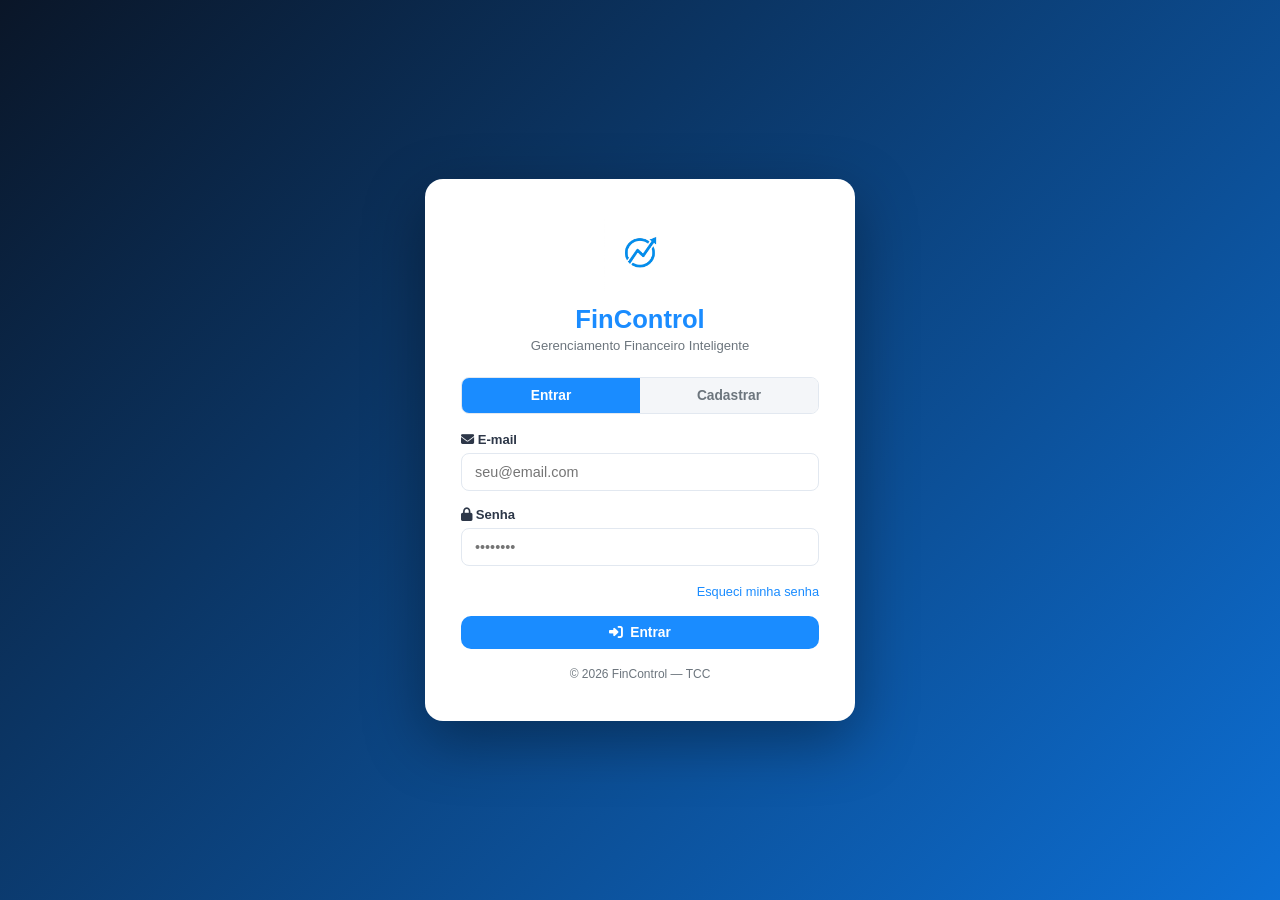
<file: FinControlFE/index.html>
<!DOCTYPE html>
<html lang="pt-BR">
<head>
  <meta charset="UTF-8" />
  <meta name="viewport" content="width=device-width, initial-scale=1.0" />
  <title>FinControl — Login</title>
  <link rel="stylesheet" href="./styles.css" />
  <link rel="stylesheet" href="https://cdnjs.cloudflare.com/ajax/libs/font-awesome/6.5.0/css/all.min.css" />
  <link rel="icon" type="image/png" href="assets/logo.png" />
</head>
<body>
  <div class="login-page">
    <div class="login-box">
      <div class="login-logo">
        <img src="assets/logo.png" alt="FinControl Logo" />
        <h1>FinControl</h1>
        <p>Gerenciamento Financeiro Inteligente</p>
      </div>

      <div class="login-tabs">
        <button class="login-tab ativo" type="button" data-tab="login" onclick="AuthUI.mostrarTab('login')">Entrar</button>
        <button class="login-tab" type="button" data-tab="cadastro" onclick="AuthUI.mostrarTab('cadastro')">Cadastrar</button>
      </div>

      <form id="form-login" class="form" onsubmit="AuthUI.fazerLogin(event)">
        <div class="form-group">
          <label><i class="fa fa-envelope"></i> E-mail</label>
          <input type="email" id="login-email" placeholder="seu@email.com" required />
        </div>
        <div class="form-group">
          <label><i class="fa fa-lock"></i> Senha</label>
          <input type="password" id="login-senha" placeholder="••••••••" required />
        </div>

        <p class="link-row">
          <a href="#" onclick="AuthUI.abrirRecuperarSenha(event)" class="link">Esqueci minha senha</a>
        </p>

        <button type="submit" class="btn btn-primary" style="width:100%;justify-content:center;" id="btn-login">
          <i class="fa fa-sign-in-alt"></i> Entrar
        </button>
      </form>

      <form id="form-cadastro" class="form" style="display:none" onsubmit="AuthUI.fazerCadastro(event)">
        <div class="form-group">
          <label><i class="fa fa-user"></i> Nome completo</label>
          <input type="text" id="cad-nome" placeholder="Seu nome" required />
        </div>
        <div class="form-group">
          <label><i class="fa fa-envelope"></i> E-mail</label>
          <input type="email" id="cad-email" placeholder="seu@email.com" required />
        </div>
        <div class="form-group">
          <label><i class="fa fa-lock"></i> Senha</label>
          <input type="password" id="cad-senha" placeholder="Mínimo 6 caracteres" required minlength="6" />
        </div>
        <div class="form-group">
          <label><i class="fa fa-building"></i> Tipo de conta</label>
          <select id="cad-tipo" required>
            <option value="fisica">👤 Pessoa Física</option>
            <option value="empresa">🏢 Empresa / MEI</option>
          </select>
        </div>
        <button type="submit" class="btn btn-primary" style="width:100%;justify-content:center;" id="btn-cad">
          <i class="fa fa-user-plus"></i> Criar conta
        </button>
      </form>

      <p class="copy">&copy; 2026 FinControl — TCC</p>
    </div>
  </div>

  <!-- Toast -->
  <div class="toast" id="toast" aria-live="polite" aria-atomic="true"></div>

  <!-- Recuperar senha (modal simples) -->
  <div class="modal-overlay" id="modal-overlay" role="dialog" aria-modal="true">
    <div class="modal">
      <div class="modal-header">
        <h2>Recuperar senha</h2>
        <button class="modal-close" type="button" onclick="AuthUI.fecharModal()" aria-label="Fechar">&times;</button>
      </div>
      <div class="form-group">
        <label><i class="fa fa-envelope"></i> Informe seu e-mail</label>
        <input type="email" id="rs-email" placeholder="seu@email.com" />
      </div>
      <div class="modal-footer">
        <button class="btn btn-outline" type="button" onclick="AuthUI.fecharModal()">Cancelar</button>
        <button class="btn btn-primary" type="button" onclick="AuthUI.enviarRecuperacao()">
          <i class="fa fa-paper-plane"></i> Enviar
        </button>
      </div>
    </div>
  </div>

  <script src="./app.js"></script>
</body>
</html>
</file>
<file: FinControlFE/styles.css>
:root {
  --azul:        #1a8cff;
  --azul-escuro: #0d6fd4;
  --azul-claro:  #e8f4ff;
  --verde:       #27ae60;
  --vermelho:    #e74c3c;
  --amarelo:     #f39c12;
  --cinza:       #6c757d;
  --cinza-claro: #f4f6f9;
  --branco:      #ffffff;
  --texto:       #2d3748;
  --borda:       #e2e8f0;
  --sombra:      0 2px 12px rgba(26,140,255,.10);
  --radius:      10px;
}

* { box-sizing: border-box; margin: 0; padding: 0; }
html { font-size: 16px; }
body { font-family: 'Segoe UI', sans-serif; background: var(--cinza-claro); color: var(--texto); }

/* Remover estilos placeholder de layout antigo */
.container { max-width: 980px; }

/* Garantir que o conteúdo não fique escondido atrás da sidebar/topbar */
#sidebar-slot, #topbar-slot { display: block; }

a { text-decoration: none; color: inherit; }

/* Scrollbar */
::-webkit-scrollbar { width: 6px; }
::-webkit-scrollbar-track { background: var(--cinza-claro); }
::-webkit-scrollbar-thumb { background: var(--azul); border-radius: 3px; }

/* Login page */
.login-page {
  min-height: 100vh;
  display: flex;
  align-items: center;
  justify-content: center;
  background: linear-gradient(135deg, #0a1628 0%, #0d6fd4 100%);
  padding: 16px;
}
.login-box {
  background: var(--branco);
  border-radius: 18px;
  padding: 40px 36px;
  width: 100%;
  max-width: 430px;
  box-shadow: 0 20px 60px rgba(0,0,0,.35);
}
.login-logo { text-align: center; margin-bottom: 24px; }
.login-logo img { width: 72px; margin-bottom: 10px; }
.login-logo h1 { font-size: 1.6rem; font-weight: 900; color: var(--azul); }
.login-logo p { font-size: .82rem; color: var(--cinza); margin-top: 4px; }

.login-tabs {
  display: flex;
  gap: 0;
  margin-bottom: 18px;
  border-radius: 8px;
  overflow: hidden;
  border: 1px solid var(--borda);
}
.login-tab {
  flex: 1;
  padding: 10px;
  text-align: center;
  font-size: .86rem;
  font-weight: 800;
  cursor: pointer;
  background: var(--cinza-claro);
  color: var(--cinza);
  border: none;
  transition: all .2s;
}
.login-tab.ativo { background: var(--azul); color: #fff; }

.form { margin-top: 6px; }
.form-group { margin-bottom: 16px; }
.form-group label { display: block; font-size: .82rem; font-weight: 700; margin-bottom: 6px; }
.form-group input,
.form-group select {
  width: 100%;
  border: 1.5px solid var(--borda);
  border-radius: 8px;
  padding: 10px 13px;
  font-size: .9rem;
  outline: none;
  transition: border-color .2s;
  font-family: inherit;
  background: var(--branco);
}
.form-group input:focus,
.form-group select:focus { border-color: var(--azul); }

.link-row { text-align: right; margin-bottom: 16px; }
.link { color: var(--azul); font-size: .8rem; }

.copy {
  text-align: center;
  font-size: .75rem;
  color: var(--cinza);
  margin-top: 18px;
}

.btn {
  display: inline-flex;
  align-items: center;
  justify-content: center;
  gap: 7px;
  padding: 9px 18px;
  border-radius: var(--radius);
  border: none;
  cursor: pointer;
  font-size: .86rem;
  font-weight: 800;
  transition: all .2s;
}
.btn-primary { background: var(--azul); color: #fff; width: auto; }
.btn-primary:hover { background: var(--azul-escuro); }
.btn-outline { background: transparent; color: var(--azul); border: 1.5px solid var(--azul); }
.btn-outline:hover { background: var(--azul); color: #fff; }

.toast {
  position: fixed;
  bottom: 28px; right: 28px;
  background: var(--texto);
  color: #fff;
  padding: 13px 22px;
  border-radius: 10px;
  font-size: .9rem;
  font-weight: 700;
  opacity: 0;
  transform: translateY(20px);
  transition: all .3s;
  z-index: 9999;
  pointer-events: none;
  box-shadow: 0 4px 20px rgba(0,0,0,.3);
}
.toast.show { opacity: 1; transform: translateY(0); }
.toast.toast-sucesso { background: var(--verde); }
.toast.toast-erro    { background: var(--vermelho); }
.toast.toast-aviso   { background: var(--amarelo); }

/* Modal */
.modal-overlay {
  display: none;
  position: fixed;
  inset: 0;
  background: rgba(0,0,0,.5);
  z-index: 9999;
  align-items: center;
  justify-content: center;
  padding: 16px;
}
.modal-overlay.show { display: flex; }
.modal {
  background: var(--branco);
  border-radius: 14px;
  padding: 22px;
  width: 100%;
  max-width: 420px;
}
.modal-header { display: flex; justify-content: space-between; align-items: center; margin-bottom: 16px; }
.modal-header h2 { font-size: 1.05rem; font-weight: 900; }
.modal-close { background: none; border: none; font-size: 1.4rem; cursor: pointer; color: var(--cinza); }
.modal-footer { display: flex; gap: 10px; justify-content: flex-end; margin-top: 14px; }

/* Layout interno */
.wrapper { display:flex; min-height:100vh; }
.sidebar {
  width: 250px;
  background:#0a1628;
  color:#fff;
  display:flex;
  flex-direction:column;
  position:fixed;
  top:0; left:0; bottom:0;
  transition: transform .3s;
  z-index: 1000;
}
.sidebar-logo {
  display:flex;
  align-items:center;
  gap:10px;
  padding:22px 18px 16px;
  border-bottom: 1px solid rgba(255,255,255,.08);
}
.sidebar-logo img { width:36px; height:36px; object-fit:contain; }
.sidebar-logo span { font-size:1.2rem; font-weight:900; color: var(--azul); }
.sidebar-logo small { display:block; font-size:.65rem; color: rgba(255,255,255,.45); }
.sidebar nav { flex:1; overflow-y:auto; padding:14px 0; }
.nav-label { font-size:.65rem; text-transform:uppercase; letter-spacing:1px; color: rgba(255,255,255,.3); padding:14px 18px 4px; }
.sidebar nav a {
  display:flex;
  align-items:center;
  gap:12px;
  padding:11px 18px;
  color: rgba(255,255,255,.65);
  font-size:.92rem;
  border-left: 3px solid transparent;
}
.sidebar nav a i { width:20px; text-align:center; color: var(--azul); }
.sidebar nav a:hover,
.sidebar nav a.ativo {
  color:#fff;
  background: rgba(26,140,255,.15);
  border-left-color: var(--azul);
}
.sidebar-profile { padding: 14px 18px 0; }
.sidebar-profile-main { display:flex; align-items:center; gap:12px; padding: 10px 0; cursor:pointer; }
.sidebar-profile-avatar { width:44px; height:44px; border-radius:50%; background: var(--azul); color:#fff; display:flex; align-items:center; justify-content:center; font-weight:900; overflow:hidden; }
.sidebar-profile-avatar img { width:100%; height:100%; object-fit:cover; }
.sidebar-profile-info { display:flex; flex-direction:column; }
.sidebar-profile-name { font-weight:900; color:#fff; font-size:.95rem; }
.sidebar-profile-type { color: rgba(255,255,255,.5); font-size:.78rem; margin-top:2px; }
.sidebar-profile-actions { margin-top: 10px; display:flex; flex-direction:column; gap:8px; padding-bottom: 12px; border-top: 1px solid rgba(255,255,255,.08); }
.sidebar-profile-link { display:flex; align-items:center; gap:10px; color: rgba(255,255,255,.65); padding: 6px 0; font-size:.9rem; }
.sidebar-profile-link i { color: var(--azul); width:18px; text-align:center; }
.sidebar-profile-link:hover { color:#fff; }

.sidebar-footer { padding:16px 18px; border-top: 1px solid rgba(255,255,255,.08); color: rgba(255,255,255,.3); font-size:.8rem; text-align:center; }


.main { margin-left: 250px; flex:1; min-height:100vh; }
.topbar {
  background: var(--branco);
  display:flex;
  align-items:center;
  justify-content:space-between;
  padding:0 18px;
  height:62px;
  border-bottom:1px solid var(--borda);
  position:sticky;
  top:0;
  z-index: 50;
  box-shadow: var(--sombra);
}
.topbar-left { display:flex; align-items:center; gap:12px; }
.topbar-left h1 { font-size:1.1rem; font-weight:900; }
.btn-menu { display:none; background:none; border:none; font-size:1.2rem; cursor:pointer; color: var(--texto); }

.search-wrap { position:relative; }
.search-wrap input {
  border: 1px solid var(--borda);
  border-radius: 20px;
  padding: 7px 16px 7px 36px;
  font-size:.85rem;
  width: 220px;
  outline:none;
}
.search-wrap i { position:absolute; left:12px; top:50%; transform:translateY(-50%); color: var(--cinza); }
.search-results {
  position:absolute;
  top:110%; left:0; right:0;
  background: var(--branco);
  border:1px solid var(--borda);
  border-radius: var(--radius);
  box-shadow: var(--sombra);
  display:none;
  z-index:200;
  max-height:260px;
  overflow:auto;
}
.search-results.show { display:block; }
.search-item { padding:10px 14px; font-size:.84rem; cursor:pointer; border-bottom:1px solid var(--borda); display:flex; justify-content:space-between; gap:12px; }
.search-item:hover { background: var(--azul-claro); }

.notif-btn { position:relative; background:none; border:none; font-size:1.1rem; cursor:pointer; color: var(--cinza); }
.notif-badge { position:absolute; top:-4px; right:-4px; background: var(--vermelho); color:#fff; font-size:.6rem; border-radius:50%; padding:1px 4px; }

.avatar-wrap { display:flex; align-items:center; gap:10px; cursor:pointer; }
.avatar { width:34px; height:34px; border-radius:50%; background: var(--azul); color:#fff; display:flex; align-items:center; justify-content:center; font-weight:900; overflow:hidden; }
.avatar img { width:100%; height:100%; object-fit:cover; }
.avatar-nome { font-size:.9rem; font-weight:900; }

.page-content { padding: 24px 18px; }
.page-header { display:flex; align-items:center; justify-content:space-between; margin-bottom:22px; }
.page-header h2 { font-size:1.2rem; font-weight:900; }

@media (max-width: 900px) {
  .btn-menu { display:block; }
  .sidebar { transform: translateX(-100%); }
  .sidebar.aberta { transform: translateX(0); }
  .main { margin-left:0; }
  .search-wrap input { width: 160px; }
}

@media (max-width: 480px) {
  .login-box { padding: 28px 20px; }
}
</file>
